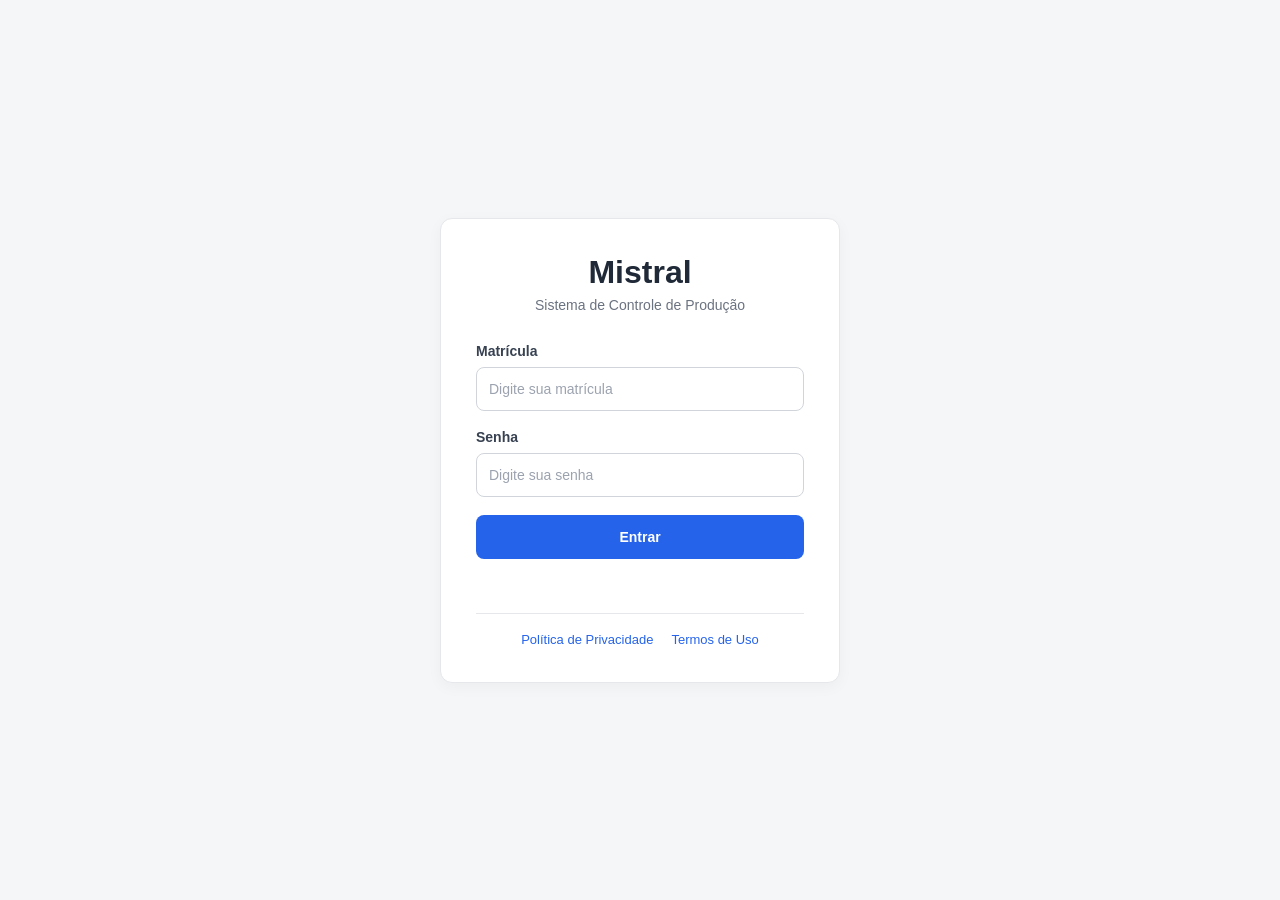
<file: MistralFFront/html/index.html>
<!DOCTYPE html>
<html lang="pt-BR">
<head>
    <meta charset="UTF-8">
    <meta name="viewport" content="width=device-width, initial-scale=1.0">
    <title>Mistral - Início</title>

    <style>
        * {
            margin: 0;
            padding: 0;
            box-sizing: border-box;
        }

        body {
            font-family: Arial, sans-serif;
            background: #f4f6f8;
            color: #1f2937;
        }

        .cabecalho {
            background: #ffffff;
            border-bottom: 1px solid #e5e7eb;
            height: 70px;
            display: flex;
            align-items: center;
            justify-content: space-between;
            padding: 0 40px;
        }

        .logo {
            display: flex;
            align-items: center;
            gap: 12px;
        }

        .logo h1 {
            font-size: 26px;
        }

        .logo span {
            color: #6b7280;
            font-size: 14px;
        }

        .botao-sair {
            border: none;
            background: transparent;
            color: #374151;
            font-size: 14px;
            cursor: pointer;
        }

        .botao-sair:hover {
            color: #dc2626;
        }

        .conteudo {
            max-width: 1200px;
            margin: 0 auto;
            padding: 40px 20px;
        }

        .apresentacao {
            margin-bottom: 35px;
        }

        .apresentacao h2 {
            font-size: 28px;
            margin-bottom: 8px;
        }

        .apresentacao p {
            color: #6b7280;
            font-size: 15px;
        }

        .menu {
            display: grid;
            grid-template-columns: repeat(2, 1fr);
            gap: 20px;
        }

        .cartao {
            display: block;
            background: #ffffff;
            border: 1px solid #e5e7eb;
            border-radius: 12px;
            padding: 28px;
            cursor: pointer;
            transition: transform 0.2s, box-shadow 0.2s;
            text-decoration: none;
            color: #1f2937;
        }

        .cartao:hover {
            transform: translateY(-3px);
            box-shadow: 0 8px 20px rgba(0, 0, 0, 0.08);
        }

        .cartao h3 {
            margin-bottom: 10px;
            font-size: 20px;
        }

        .cartao p {
            color: #6b7280;
            line-height: 1.5;
            font-size: 14px;
        }

        @media (max-width: 700px) {
            .cabecalho {
                padding: 0 20px;
            }

            .menu {
                grid-template-columns: 1fr;
            }

            .conteudo {
                padding: 30px 20px;
            }
        }
    </style>
</head>

<body>

<header class="cabecalho">

    <div class="logo">
        <h1>Mistral</h1>
        <span>Sistema de Controle de Produção</span>
    </div>

    <button class="botao-sair" id="botaoSair">
        Sair
    </button>

</header>

<main class="conteudo">

    <section class="apresentacao">
        <h2>Início</h2>

        <p>
            Acompanhe e controle as informações relacionadas à produção da fábrica.
        </p>
    </section>

    <section class="menu">

        <div class="cartao">
            <h3>Funcionários</h3>

            <p>
                Cadastro e organização dos funcionários da fábrica.
            </p>
        </div>

        <a class="cartao" href="gerenciamento.html">
            <h3>Grupos e Metas</h3>

            <p>
                Gerenciamento dos grupos de produção e das metas estabelecidas.
            </p>
        </a>

        <div class="cartao">
            <h3>Produção</h3>

            <p>
                Registro e acompanhamento das quantidades produzidas.
            </p>
        </div>

        <div class="cartao">
            <h3>Consultas e Relatórios</h3>

            <p>
                Consulta dos resultados e acompanhamento do cumprimento das metas.
            </p>
        </div>

        <a class="cartao" href="feriados.html">
            <h3>Feriados</h3>

            <p>
                Consulta dos feriados para auxiliar no planejamento da produção.
            </p>
        </a>

    </section>

</main>

<script src="../js/index.js"></script>

<script>
    const botaoSair = document.getElementById("botaoSair");

    botaoSair.addEventListener("click", function () {
        localStorage.removeItem("token");
        window.location.replace("login.html");
    });
</script>

</body>
</html>
</file>
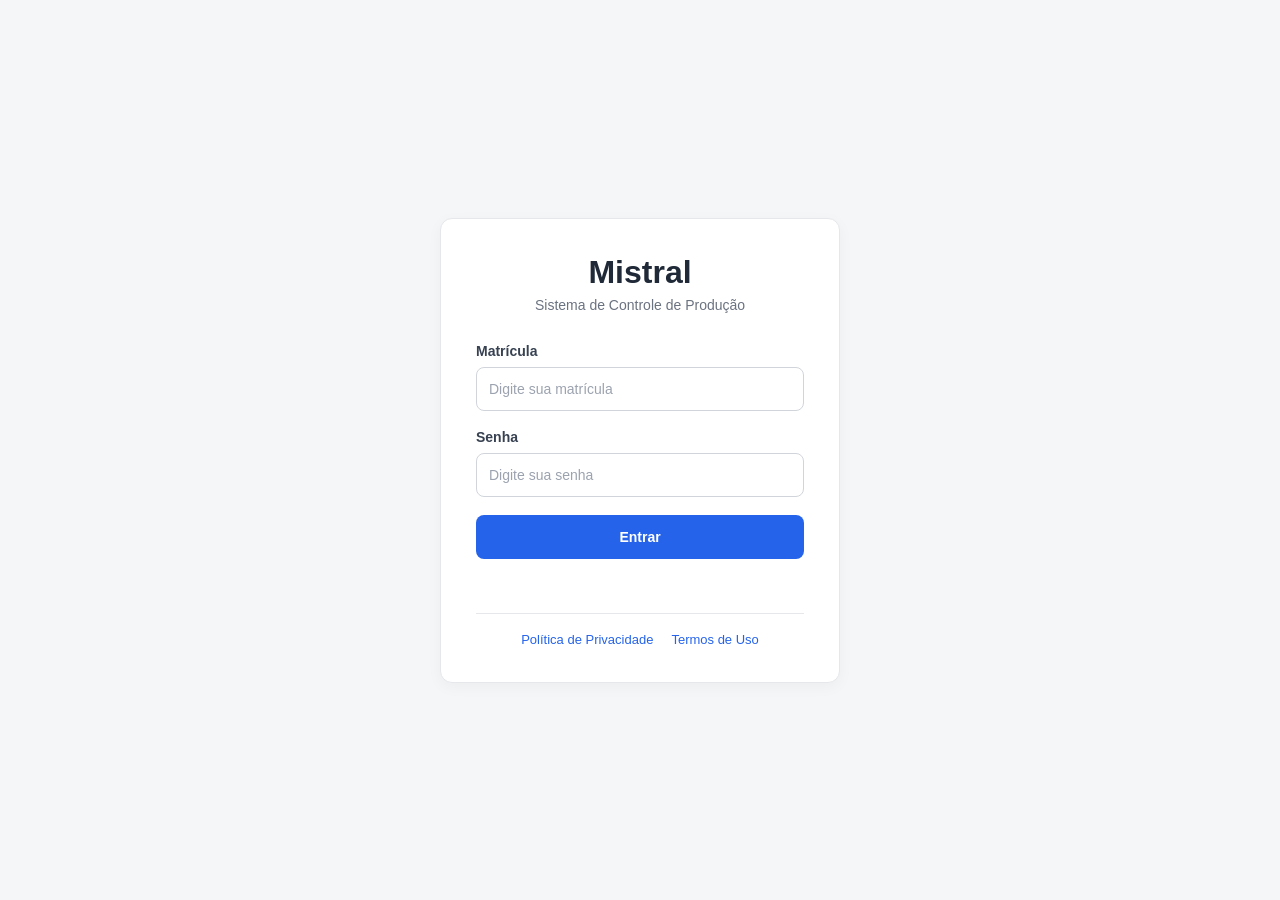
<file: MistralFFront/html/feriados.html>
<!DOCTYPE html>
<html lang="pt-BR">
<head>
    <meta charset="UTF-8">
    <meta name="viewport" content="width=device-width, initial-scale=1.0">
    <title>Mistral - Feriados</title>
    <link rel="stylesheet" href="../css/feriados.css">
</head>

<body>

<header class="cabecalho">

    <div class="logo">
        <h1>Mistral</h1>
        <span>Feriados</span>
    </div>

    <div class="acoes-cabecalho">
        <a href="index.html">Início</a>
        <button id="botaoSair">Sair</button>
    </div>

</header>

<main class="conteudo">

    <section class="cabecalho-pagina">

        <h2>Consulta de feriados</h2>

        <p>
            Consulte os feriados de um determinado ano.
        </p>

    </section>

    <section class="cartao">

        <form id="formularioFeriado">

            <div class="campo">

                <label for="ano">Ano</label>

                <input
                    type="number"
                    id="ano"
                    min="1900"
                    max="2199"
                    value="2026"
                    required
                >

            </div>

            <button type="submit">
                Consultar feriados
            </button>

        </form>

        <p id="mensagem"></p>

    </section>

    <section class="cartao tabela-area">

        <div class="titulo-tabela">

            <div>
                <h3>Feriados</h3>

                <p>
                    Feriados encontrados para o ano informado.
                </p>
            </div>

        </div>

        <div class="tabela-container">

            <table>

                <thead>
                    <tr>
                        <th>Data</th>
                        <th>Nome</th>
                        <th>Tipo</th>
                        <th>Dia da semana</th>
                    </tr>
                </thead>

                <tbody id="listaFeriados">

                    <tr>
                        <td colspan="4">
                            Nenhum feriado carregado.
                        </td>
                    </tr>

                </tbody>

            </table>

        </div>

    </section>

</main>

<script src="../js/feriados.js"></script>

</body>
</html>
</file>
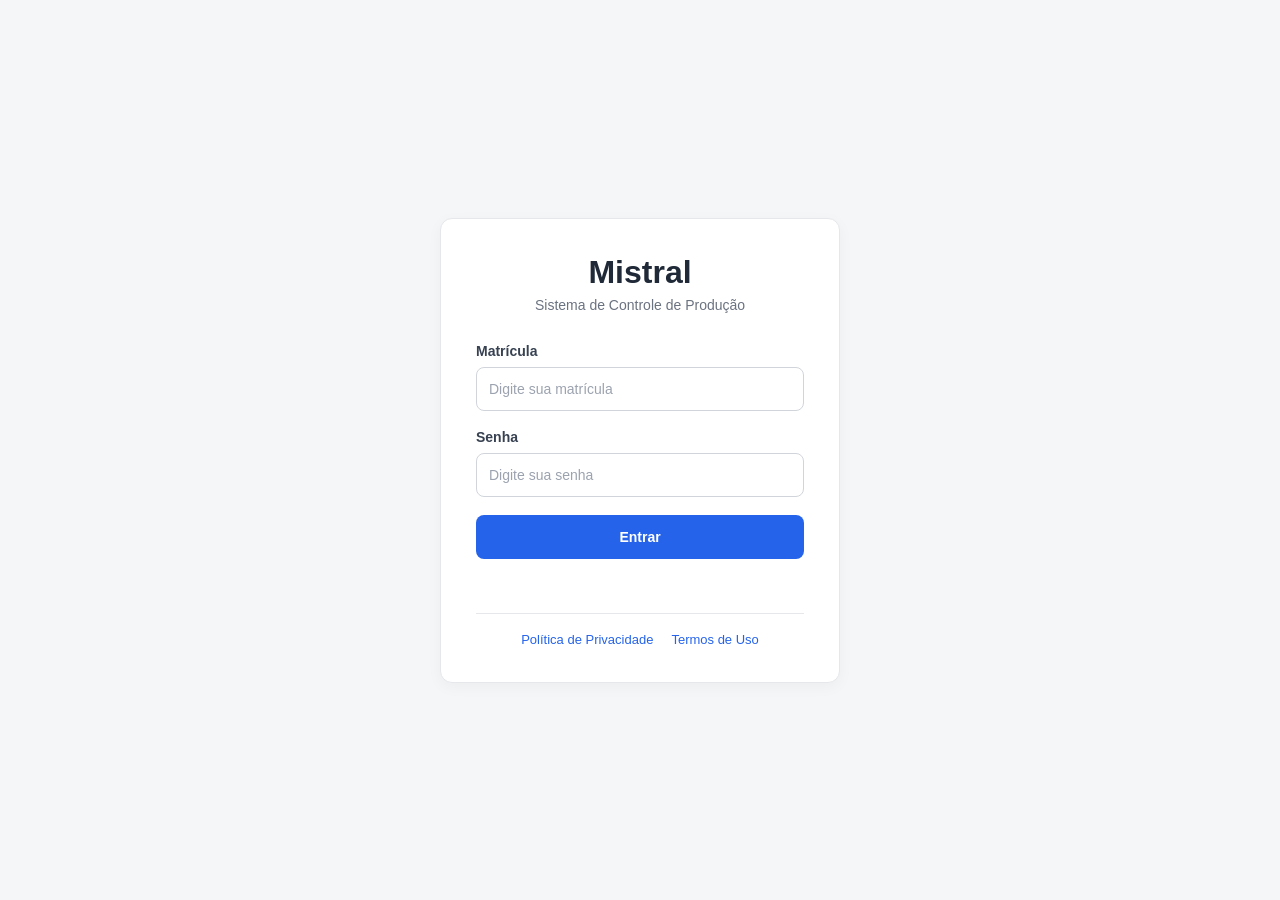
<file: MistralFFront/html/gerenciamento.html>
<!DOCTYPE html>
<html lang="pt-BR">
<head>
    <meta charset="UTF-8">
    <meta name="viewport" content="width=device-width, initial-scale=1.0">
    <title>Mistral - Grupos e Metas</title>
    <link rel="stylesheet" href="../css/gerenciamento.css">
</head>

<body>

<header class="cabecalho">

    <div class="logo">
        <h1>Mistral</h1>
        <span>Grupos e Metas</span>
    </div>

    <div class="acoes-cabecalho">
        <a href="index.html">Início</a>
        <button id="botaoSair">Sair</button>
    </div>

</header>

<main class="conteudo">

    <section class="cabecalho-pagina">
        <h2>Gerenciamento de grupos e metas</h2>
        <p>
            Cadastre grupos, produtos e defina as metas de produção.
        </p>
    </section>

    <section class="area-formularios">

        <div class="cartao">

            <h3>Cadastrar grupo</h3>

            <form id="formularioGrupo">

                <div class="campo">
                    <label for="nomeGrupo">Nome do grupo</label>
                    <input
                        type="text"
                        id="nomeGrupo"
                        placeholder="Digite o nome do grupo"
                        required
                    >
                </div>

                <button type="submit">Cadastrar grupo</button>

                <p id="mensagemGrupo"></p>

            </form>

        </div>

        <div class="cartao">

            <h3>Cadastrar produto</h3>

            <form id="formularioProduto">

                <div class="campo">
                    <label for="codigoProduto">Código</label>
                    <input
                        type="text"
                        id="codigoProduto"
                        placeholder="Ex.: P001"
                        required
                    >
                </div>

                <div class="campo">
                    <label for="descricaoProduto">Descrição</label>
                    <input
                        type="text"
                        id="descricaoProduto"
                        placeholder="Ex.: Boleira 30cm"
                        required
                    >
                </div>

                <button type="submit">Cadastrar produto</button>

                <p id="mensagemProduto"></p>

            </form>

        </div>

        <div class="cartao">

            <h3>Definir meta</h3>

            <form id="formularioMeta">

                <div class="campo">
                    <label for="grupoMeta">Grupo</label>
                    <select id="grupoMeta" required>
                        <option value="">Selecione um grupo</option>
                    </select>
                </div>

                <div class="campo">
                    <label for="produtoMeta">Produto</label>
                    <select id="produtoMeta" required>
                        <option value="">Selecione um produto</option>
                    </select>
                </div>

                <div class="campo">
                    <label for="quantidadeMeta">Quantidade da meta</label>
                    <input
                        type="number"
                        id="quantidadeMeta"
                        min="1"
                        placeholder="Ex.: 1000"
                        required
                    >
                </div>

                <button type="submit">Definir meta</button>

                <p id="mensagemMeta"></p>

            </form>

        </div>

    </section>

    <section class="cartao tabela-area">

        <div class="titulo-tabela">
            <div>
                <h3>Metas cadastradas</h3>
                <p>Consulte as metas definidas para cada grupo.</p>
            </div>

            <button id="botaoAtualizar">Atualizar</button>
        </div>

        <div class="tabela-container">

            <table>

                <thead>
                    <tr>
                        <th>Grupo</th>
                        <th>Produto</th>
                        <th>Código</th>
                        <th>Meta</th>
                    </tr>
                </thead>

                <tbody id="listaMetas">
                    <tr>
                        <td colspan="4">
                            Nenhuma meta carregada.
                        </td>
                    </tr>
                </tbody>

            </table>

        </div>

        <p id="mensagemLista"></p>

    </section>

</main>

<script src="../js/gerenciamento.js"></script>

</body>
</html>
</file>
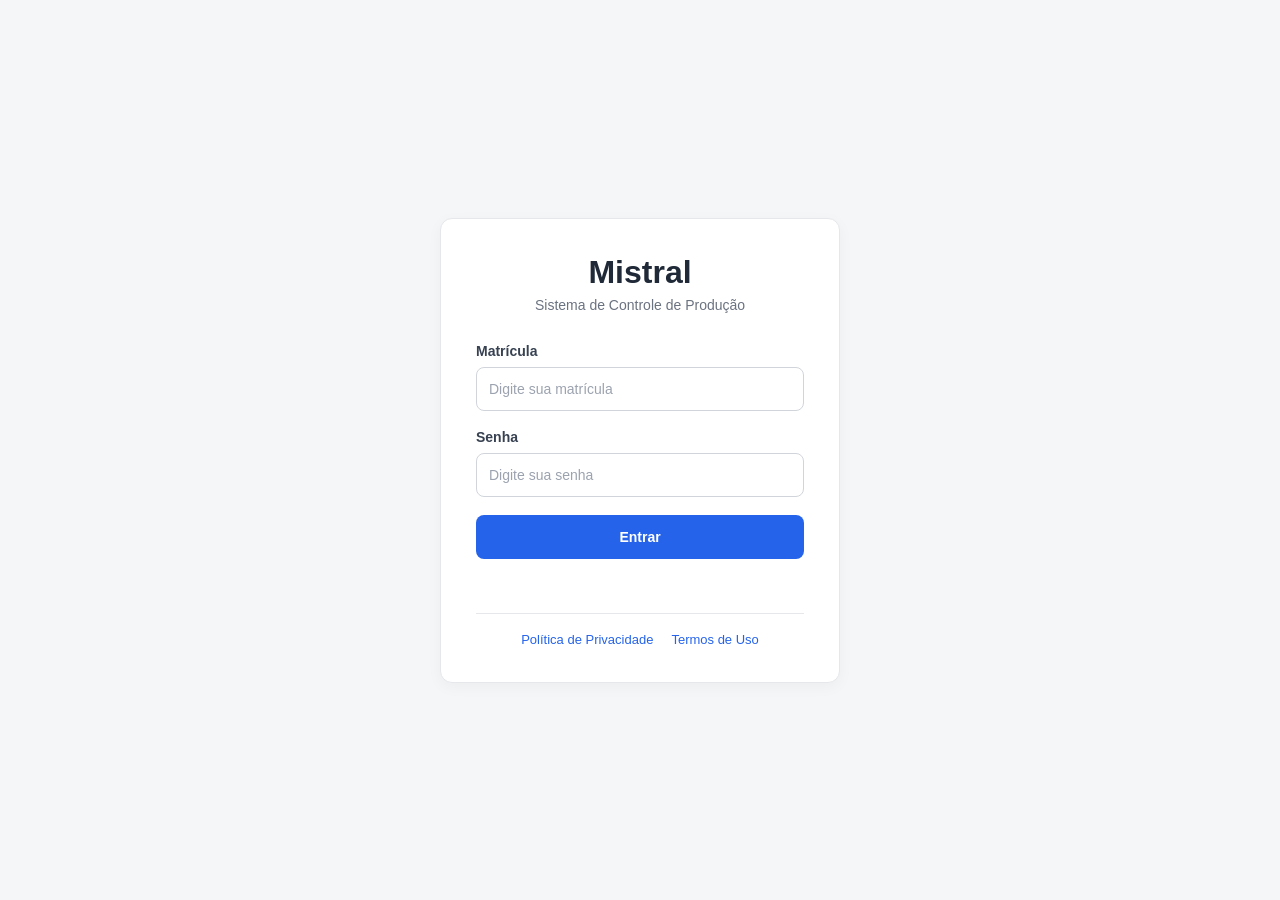
<file: MistralFFront/html/login.html>
<!DOCTYPE html>
<html lang="pt-BR">
<head>
    <meta charset="UTF-8">
    <meta name="viewport" content="width=device-width, initial-scale=1.0">
    <title>Mistral - Login</title>
    <link rel="stylesheet" href="../css/login.css">
</head>
<body>

<div class="pagina-login">

    <div class="cartao-login">

        <div class="cabecalho">
            <h1>Mistral</h1>
            <p>Sistema de Controle de Produção</p>
        </div>

        <form id="formularioLogin">

            <div class="campo">
                <label for="matricula">Matrícula</label>
                <input
                    type="text"
                    id="matricula"
                    name="matricula"
                    placeholder="Digite sua matrícula"
                    required
                >
            </div>

            <div class="campo">
                <label for="senha">Senha</label>
                <input
                    type="password"
                    id="senha"
                    name="senha"
                    placeholder="Digite sua senha"
                    required
                >
            </div>

            <button type="submit">Entrar</button>

            <p id="mensagem"></p>

        </form>

        <div class="links-informacoes">
            <a href="politica-privacidade.html">
                Política de Privacidade
            </a>

            <a href="termos-uso.html">
                Termos de Uso
            </a>
        </div>

    </div>

</div>

<script src="../js/login.js"></script>
</body>
</html>
</file>
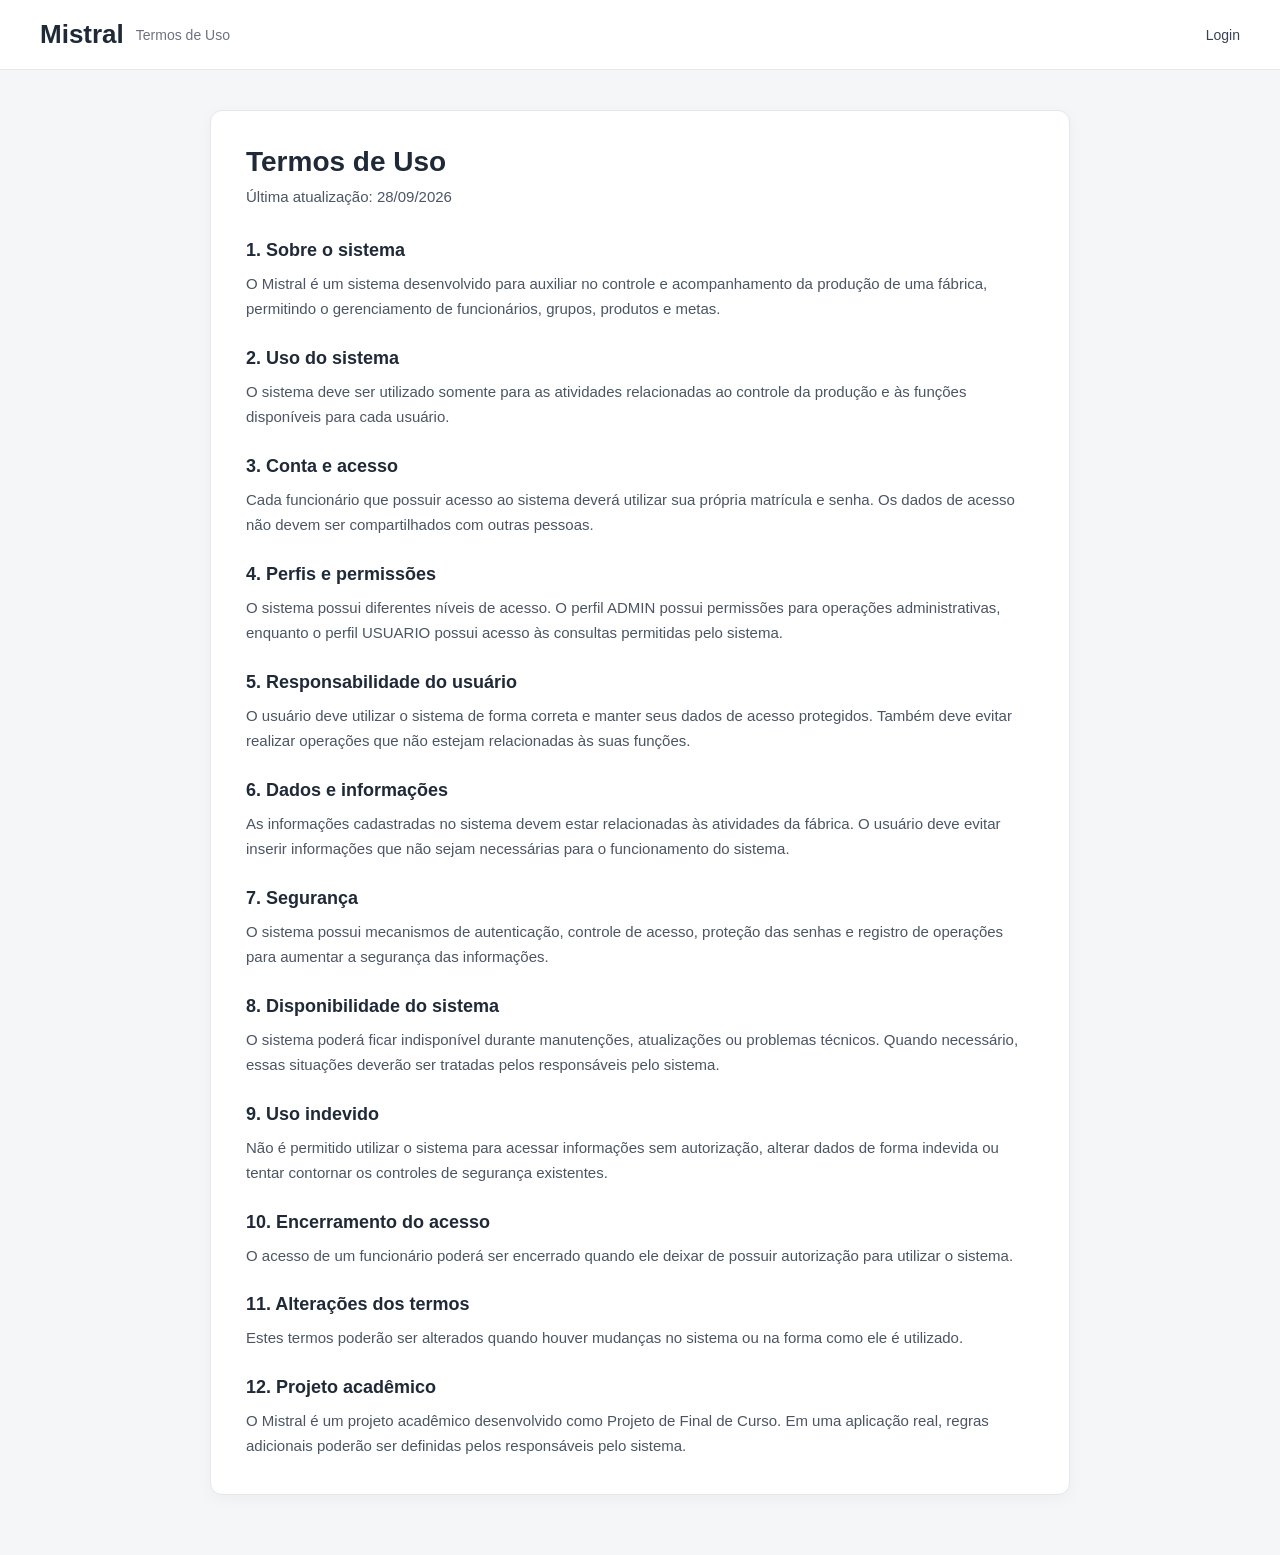
<file: MistralFFront/html/termos-uso.html>
<!DOCTYPE html>
<html lang="pt-BR">
<head>
    <meta charset="UTF-8">
    <meta name="viewport" content="width=device-width, initial-scale=1.0">
    <title>Mistral - Termos de Uso</title>
    <link rel="stylesheet" href="../css/info.css">
</head>

<body>

<header class="cabecalho">

    <div class="logo">
        <h1>Mistral</h1>
        <span>Termos de Uso</span>
    </div>

    <div class="acoes-cabecalho">
        <a href="login.html">Login</a>
    </div>

</header>

<main class="conteudo">

    <section class="cartao">

        <h2>Termos de Uso</h2>

        <p class="atualizacao">
            Última atualização: 28/09/2026
        </p>

        <h3>1. Sobre o sistema</h3>

        <p>
            O Mistral é um sistema desenvolvido para auxiliar no controle e
            acompanhamento da produção de uma fábrica, permitindo o
            gerenciamento de funcionários, grupos, produtos e metas.
        </p>

        <h3>2. Uso do sistema</h3>

        <p>
            O sistema deve ser utilizado somente para as atividades relacionadas
            ao controle da produção e às funções disponíveis para cada usuário.
        </p>

        <h3>3. Conta e acesso</h3>

        <p>
            Cada funcionário que possuir acesso ao sistema deverá utilizar sua
            própria matrícula e senha. Os dados de acesso não devem ser
            compartilhados com outras pessoas.
        </p>

        <h3>4. Perfis e permissões</h3>

        <p>
            O sistema possui diferentes níveis de acesso. O perfil ADMIN possui
            permissões para operações administrativas, enquanto o perfil USUARIO
            possui acesso às consultas permitidas pelo sistema.
        </p>

        <h3>5. Responsabilidade do usuário</h3>

        <p>
            O usuário deve utilizar o sistema de forma correta e manter seus
            dados de acesso protegidos. Também deve evitar realizar operações
            que não estejam relacionadas às suas funções.
        </p>

        <h3>6. Dados e informações</h3>

        <p>
            As informações cadastradas no sistema devem estar relacionadas às
            atividades da fábrica. O usuário deve evitar inserir informações
            que não sejam necessárias para o funcionamento do sistema.
        </p>

        <h3>7. Segurança</h3>

        <p>
            O sistema possui mecanismos de autenticação, controle de acesso,
            proteção das senhas e registro de operações para aumentar a
            segurança das informações.
        </p>

        <h3>8. Disponibilidade do sistema</h3>

        <p>
            O sistema poderá ficar indisponível durante manutenções, atualizações
            ou problemas técnicos. Quando necessário, essas situações deverão
            ser tratadas pelos responsáveis pelo sistema.
        </p>

        <h3>9. Uso indevido</h3>

        <p>
            Não é permitido utilizar o sistema para acessar informações sem
            autorização, alterar dados de forma indevida ou tentar contornar
            os controles de segurança existentes.
        </p>

        <h3>10. Encerramento do acesso</h3>

        <p>
            O acesso de um funcionário poderá ser encerrado quando ele deixar
            de possuir autorização para utilizar o sistema.
        </p>

        <h3>11. Alterações dos termos</h3>

        <p>
            Estes termos poderão ser alterados quando houver mudanças no
            sistema ou na forma como ele é utilizado.
        </p>

        <h3>12. Projeto acadêmico</h3>

        <p>
            O Mistral é um projeto acadêmico desenvolvido como Projeto de Final
            de Curso. Em uma aplicação real, regras adicionais poderão ser
            definidas pelos responsáveis pelo sistema.
        </p>

    </section>

</main>

</body>
</html>
</file>
<file: MistralFFront/css/feriados.css>
* {
    margin: 0;
    padding: 0;
    box-sizing: border-box;
}

body {
    font-family: Arial, sans-serif;
    background: #f4f6f8;
    color: #1f2937;
    min-height: 100vh;
}

.cabecalho {
    width: 100%;
    min-height: 70px;
    background: #ffffff;
    border-bottom: 1px solid #e5e7eb;
    display: flex;
    align-items: center;
    justify-content: space-between;
    padding: 0 40px;
}

.logo {
    display: flex;
    align-items: center;
    gap: 12px;
}

.logo h1 {
    font-size: 26px;
    color: #1f2937;
}

.logo span {
    font-size: 14px;
    color: #6b7280;
}

.acoes-cabecalho {
    display: flex;
    align-items: center;
    gap: 20px;
}

.acoes-cabecalho a {
    text-decoration: none;
    color: #374151;
    font-size: 14px;
}

.acoes-cabecalho a:hover {
    color: #2563eb;
}

.acoes-cabecalho button {
    border: none;
    background: transparent;
    color: #dc2626;
    font-size: 14px;
    cursor: pointer;
}

.acoes-cabecalho button:hover {
    color: #b91c1c;
}

.conteudo {
    width: 100%;
    max-width: 1200px;
    margin: 0 auto;
    padding: 40px 20px 60px;
}

.cabecalho-pagina {
    margin-bottom: 30px;
}

.cabecalho-pagina h2 {
    font-size: 28px;
    margin-bottom: 8px;
    color: #1f2937;
}

.cabecalho-pagina p {
    font-size: 15px;
    color: #6b7280;
}

.cartao {
    background: #ffffff;
    border: 1px solid #e5e7eb;
    border-radius: 12px;
    padding: 28px;
    box-shadow: 0 4px 15px rgba(0, 0, 0, 0.04);
    margin-bottom: 25px;
}

.campo {
    margin-bottom: 18px;
}

.campo label {
    display: block;
    margin-bottom: 8px;
    font-size: 14px;
    font-weight: bold;
    color: #374151;
}

.campo input {
    width: 100%;
    max-width: 300px;
    height: 44px;
    padding: 0 12px;
    border: 1px solid #d1d5db;
    border-radius: 8px;
    background: #ffffff;
    color: #1f2937;
    font-size: 14px;
    outline: none;
}

.campo input:focus {
    border-color: #2563eb;
    box-shadow: 0 0 0 3px rgba(37, 99, 235, 0.12);
}

form button {
    min-height: 44px;
    padding: 0 20px;
    border: none;
    border-radius: 8px;
    background: #2563eb;
    color: #ffffff;
    font-size: 14px;
    font-weight: bold;
    cursor: pointer;
}

form button:hover {
    background: #1d4ed8;
}

#mensagem {
    min-height: 20px;
    margin-top: 15px;
    font-size: 13px;
}

.tabela-area {
    padding: 28px;
}

.titulo-tabela {
    margin-bottom: 20px;
}

.titulo-tabela h3 {
    font-size: 19px;
    margin-bottom: 6px;
}

.titulo-tabela p {
    color: #6b7280;
    font-size: 14px;
}

.tabela-container {
    width: 100%;
    overflow-x: auto;
}

table {
    width: 100%;
    border-collapse: collapse;
    min-width: 700px;
}

thead {
    background: #f9fafb;
}

th {
    text-align: left;
    padding: 14px 16px;
    border-bottom: 1px solid #e5e7eb;
    color: #374151;
    font-size: 13px;
}

td {
    padding: 15px 16px;
    border-bottom: 1px solid #e5e7eb;
    color: #4b5563;
    font-size: 14px;
}

tbody tr:hover {
    background: #f9fafb;
}

tbody tr:last-child td {
    border-bottom: none;
}

@media (max-width: 700px) {

    .cabecalho {
        padding: 18px 20px;
        flex-direction: column;
        align-items: flex-start;
        gap: 15px;
    }

    .logo {
        flex-direction: column;
        align-items: flex-start;
        gap: 4px;
    }

    .acoes-cabecalho {
        width: 100%;
        justify-content: space-between;
    }

    .conteudo {
        padding: 30px 15px 50px;
    }

    .cabecalho-pagina h2 {
        font-size: 24px;
    }

    .cartao {
        padding: 22px;
    }

    .campo input {
        max-width: none;
    }

    form button {
        width: 100%;
    }
}
</file>
<file: MistralFFront/css/gerenciamento.css>
* {
    margin: 0;
    padding: 0;
    box-sizing: border-box;
}

body {
    font-family: Arial, sans-serif;
    background: #f4f6f8;
    color: #1f2937;
    min-height: 100vh;
}

.cabecalho {
    width: 100%;
    height: 70px;
    background: #ffffff;
    border-bottom: 1px solid #e5e7eb;
    display: flex;
    align-items: center;
    justify-content: space-between;
    padding: 0 40px;
}

.logo {
    display: flex;
    align-items: center;
    gap: 12px;
}

.logo h1 {
    font-size: 26px;
    color: #1f2937;
}

.logo span {
    font-size: 14px;
    color: #6b7280;
}

.acoes-cabecalho {
    display: flex;
    align-items: center;
    gap: 20px;
}

.acoes-cabecalho a {
    text-decoration: none;
    color: #374151;
    font-size: 14px;
    transition: color 0.2s;
}

.acoes-cabecalho a:hover {
    color: #2563eb;
}

.acoes-cabecalho button {
    border: none;
    background: transparent;
    color: #dc2626;
    font-size: 14px;
    cursor: pointer;
    transition: color 0.2s;
}

.acoes-cabecalho button:hover {
    color: #b91c1c;
}

.conteudo {
    width: 100%;
    max-width: 1200px;
    margin: 0 auto;
    padding: 40px 20px 60px;
}

.cabecalho-pagina {
    margin-bottom: 30px;
}

.cabecalho-pagina h2 {
    font-size: 28px;
    margin-bottom: 8px;
    color: #1f2937;
}

.cabecalho-pagina p {
    font-size: 15px;
    color: #6b7280;
}

.area-formularios {
    display: grid;
    grid-template-columns: repeat(3, 1fr);
    gap: 20px;
    margin-bottom: 25px;
}

.cartao {
    background: #ffffff;
    border: 1px solid #e5e7eb;
    border-radius: 12px;
    padding: 28px;
    box-shadow: 0 4px 15px rgba(0, 0, 0, 0.04);
}

.cartao h3 {
    font-size: 19px;
    color: #1f2937;
    margin-bottom: 20px;
}

.campo {
    margin-bottom: 18px;
}

.campo label {
    display: block;
    margin-bottom: 8px;
    font-size: 14px;
    font-weight: bold;
    color: #374151;
}

.campo input,
.campo select {
    width: 100%;
    height: 44px;
    padding: 0 12px;
    border: 1px solid #d1d5db;
    border-radius: 8px;
    background: #ffffff;
    color: #1f2937;
    font-size: 14px;
    outline: none;
    transition: border-color 0.2s, box-shadow 0.2s;
}

.campo input::placeholder {
    color: #9ca3af;
}

.campo input:focus,
.campo select:focus {
    border-color: #2563eb;
    box-shadow: 0 0 0 3px rgba(37, 99, 235, 0.12);
}

.cartao form button,
#botaoAtualizar {
    width: 100%;
    min-height: 44px;
    border: none;
    border-radius: 8px;
    background: #2563eb;
    color: #ffffff;
    font-size: 14px;
    font-weight: bold;
    cursor: pointer;
    transition: background 0.2s, transform 0.1s;
}

.cartao form button:hover,
#botaoAtualizar:hover {
    background: #1d4ed8;
}

.cartao form button:active,
#botaoAtualizar:active {
    transform: translateY(1px);
}

#mensagemGrupo,
#mensagemProduto,
#mensagemMeta,
#mensagemLista {
    min-height: 20px;
    margin-top: 12px;
    font-size: 13px;
    color: #6b7280;
}

.tabela-area {
    padding: 28px;
}

.titulo-tabela {
    display: flex;
    align-items: center;
    justify-content: space-between;
    gap: 20px;
    margin-bottom: 20px;
}

.titulo-tabela h3 {
    margin-bottom: 6px;
}

.titulo-tabela p {
    color: #6b7280;
    font-size: 14px;
}

#botaoAtualizar {
    width: auto;
    min-width: 110px;
    padding: 0 18px;
}

.tabela-container {
    width: 100%;
    overflow-x: auto;
}

table {
    width: 100%;
    border-collapse: collapse;
    min-width: 650px;
}

thead {
    background: #f9fafb;
}

th {
    text-align: left;
    padding: 14px 16px;
    border-bottom: 1px solid #e5e7eb;
    color: #374151;
    font-size: 13px;
    font-weight: bold;
}

td {
    padding: 15px 16px;
    border-bottom: 1px solid #e5e7eb;
    color: #4b5563;
    font-size: 14px;
}

tbody tr:hover {
    background: #f9fafb;
}

tbody tr:last-child td {
    border-bottom: none;
}

@media (max-width: 1000px) {
    .area-formularios {
        grid-template-columns: 1fr;
    }

    .cabecalho {
        padding: 0 25px;
    }
}

@media (max-width: 700px) {
    .cabecalho {
        height: auto;
        min-height: 70px;
        padding: 18px 20px;
        flex-direction: column;
        align-items: flex-start;
        gap: 15px;
    }

    .logo {
        flex-direction: column;
        align-items: flex-start;
        gap: 4px;
    }

    .acoes-cabecalho {
        width: 100%;
        justify-content: space-between;
    }

    .conteudo {
        padding: 30px 15px 50px;
    }

    .cabecalho-pagina h2 {
        font-size: 24px;
    }

    .cartao {
        padding: 22px;
    }

    .titulo-tabela {
        align-items: flex-start;
        flex-direction: column;
    }

    #botaoAtualizar {
        width: 100%;
    }
}

@media (max-width: 450px) {
    .logo h1 {
        font-size: 23px;
    }

    .logo span {
        font-size: 13px;
    }

    .cabecalho-pagina h2 {
        font-size: 22px;
    }

    .cartao {
        padding: 18px;
    }
}
</file>
<file: MistralFFront/css/login.css>
* {
    margin: 0;
    padding: 0;
    box-sizing: border-box;
}

body {
    font-family: Arial, sans-serif;
    background: #f4f6f8;
    color: #1f2937;
    min-height: 100vh;
}

.pagina-login {
    min-height: 100vh;
    display: flex;
    align-items: center;
    justify-content: center;
    padding: 20px;
}

.cartao-login {
    width: 100%;
    max-width: 400px;
    background: #ffffff;
    border: 1px solid #e5e7eb;
    border-radius: 12px;
    padding: 35px;
    box-shadow: 0 4px 15px rgba(0, 0, 0, 0.04);
}

.cabecalho {
    text-align: center;
    margin-bottom: 30px;
}

.cabecalho h1 {
    font-size: 32px;
    color: #1f2937;
    margin-bottom: 6px;
}

.cabecalho p {
    font-size: 14px;
    color: #6b7280;
}

.campo {
    margin-bottom: 18px;
}

.campo label {
    display: block;
    margin-bottom: 8px;
    font-size: 14px;
    font-weight: bold;
    color: #374151;
}

.campo input {
    width: 100%;
    height: 44px;
    padding: 0 12px;
    border: 1px solid #d1d5db;
    border-radius: 8px;
    background: #ffffff;
    color: #1f2937;
    font-size: 14px;
    outline: none;
    transition: border-color 0.2s, box-shadow 0.2s;
}

.campo input::placeholder {
    color: #9ca3af;
}

.campo input:focus {
    border-color: #2563eb;
    box-shadow: 0 0 0 3px rgba(37, 99, 235, 0.12);
}

form button {
    width: 100%;
    height: 44px;
    border: none;
    border-radius: 8px;
    background: #2563eb;
    color: #ffffff;
    font-size: 14px;
    font-weight: bold;
    cursor: pointer;
    transition: background 0.2s, transform 0.1s;
}

form button:hover {
    background: #1d4ed8;
}

form button:active {
    transform: translateY(1px);
}

#mensagem {
    min-height: 20px;
    margin-top: 12px;
    text-align: center;
    font-size: 13px;
    color: #6b7280;
}

.links-informacoes {
    display: flex;
    justify-content: center;
    gap: 18px;
    margin-top: 22px;
    padding-top: 18px;
    border-top: 1px solid #e5e7eb;
}

.links-informacoes a {
    text-decoration: none;
    color: #2563eb;
    font-size: 13px;
}

.links-informacoes a:hover {
    color: #1d4ed8;
    text-decoration: underline;
}

@media (max-width: 450px) {
    .cartao-login {
        padding: 25px;
    }

    .cabecalho h1 {
        font-size: 28px;
    }

    .links-informacoes {
        flex-direction: column;
        align-items: center;
        gap: 10px;
    }
}
</file>
<file: MistralFFront/css/info.css>
* {
    margin: 0;
    padding: 0;
    box-sizing: border-box;
}

body {
    font-family: Arial, sans-serif;
    background: #f4f6f8;
    color: #1f2937;
    min-height: 100vh;
}

.cabecalho {
    width: 100%;
    min-height: 70px;
    background: #ffffff;
    border-bottom: 1px solid #e5e7eb;
    display: flex;
    align-items: center;
    justify-content: space-between;
    padding: 0 40px;
}

.logo {
    display: flex;
    align-items: center;
    gap: 12px;
}

.logo h1 {
    font-size: 26px;
    color: #1f2937;
}

.logo span {
    font-size: 14px;
    color: #6b7280;
}

.acoes-cabecalho a {
    text-decoration: none;
    color: #374151;
    font-size: 14px;
    transition: color 0.2s;
}

.acoes-cabecalho a:hover {
    color: #2563eb;
}

.conteudo {
    width: 100%;
    max-width: 900px;
    margin: 0 auto;
    padding: 40px 20px 60px;
}

.cartao {
    background: #ffffff;
    border: 1px solid #e5e7eb;
    border-radius: 12px;
    padding: 35px;
    box-shadow: 0 4px 15px rgba(0, 0, 0, 0.04);
}

.cartao h2 {
    font-size: 28px;
    margin-bottom: 6px;
    color: #1f2937;
}

.atualizacao {
    color: #6b7280;
    font-size: 13px;
    margin-bottom: 30px;
}

.cartao h3 {
    font-size: 18px;
    margin-top: 26px;
    margin-bottom: 10px;
    color: #1f2937;
}

.cartao p {
    color: #4b5563;
    font-size: 15px;
    line-height: 1.7;
}

@media (max-width: 700px) {
    .cabecalho {
        padding: 18px 20px;
        flex-direction: column;
        align-items: flex-start;
        gap: 15px;
    }

    .logo {
        flex-direction: column;
        align-items: flex-start;
        gap: 4px;
    }

    .conteudo {
        padding: 30px 15px 50px;
    }

    .cartao {
        padding: 24px;
    }

    .cartao h2 {
        font-size: 24px;
    }
}
</file>
